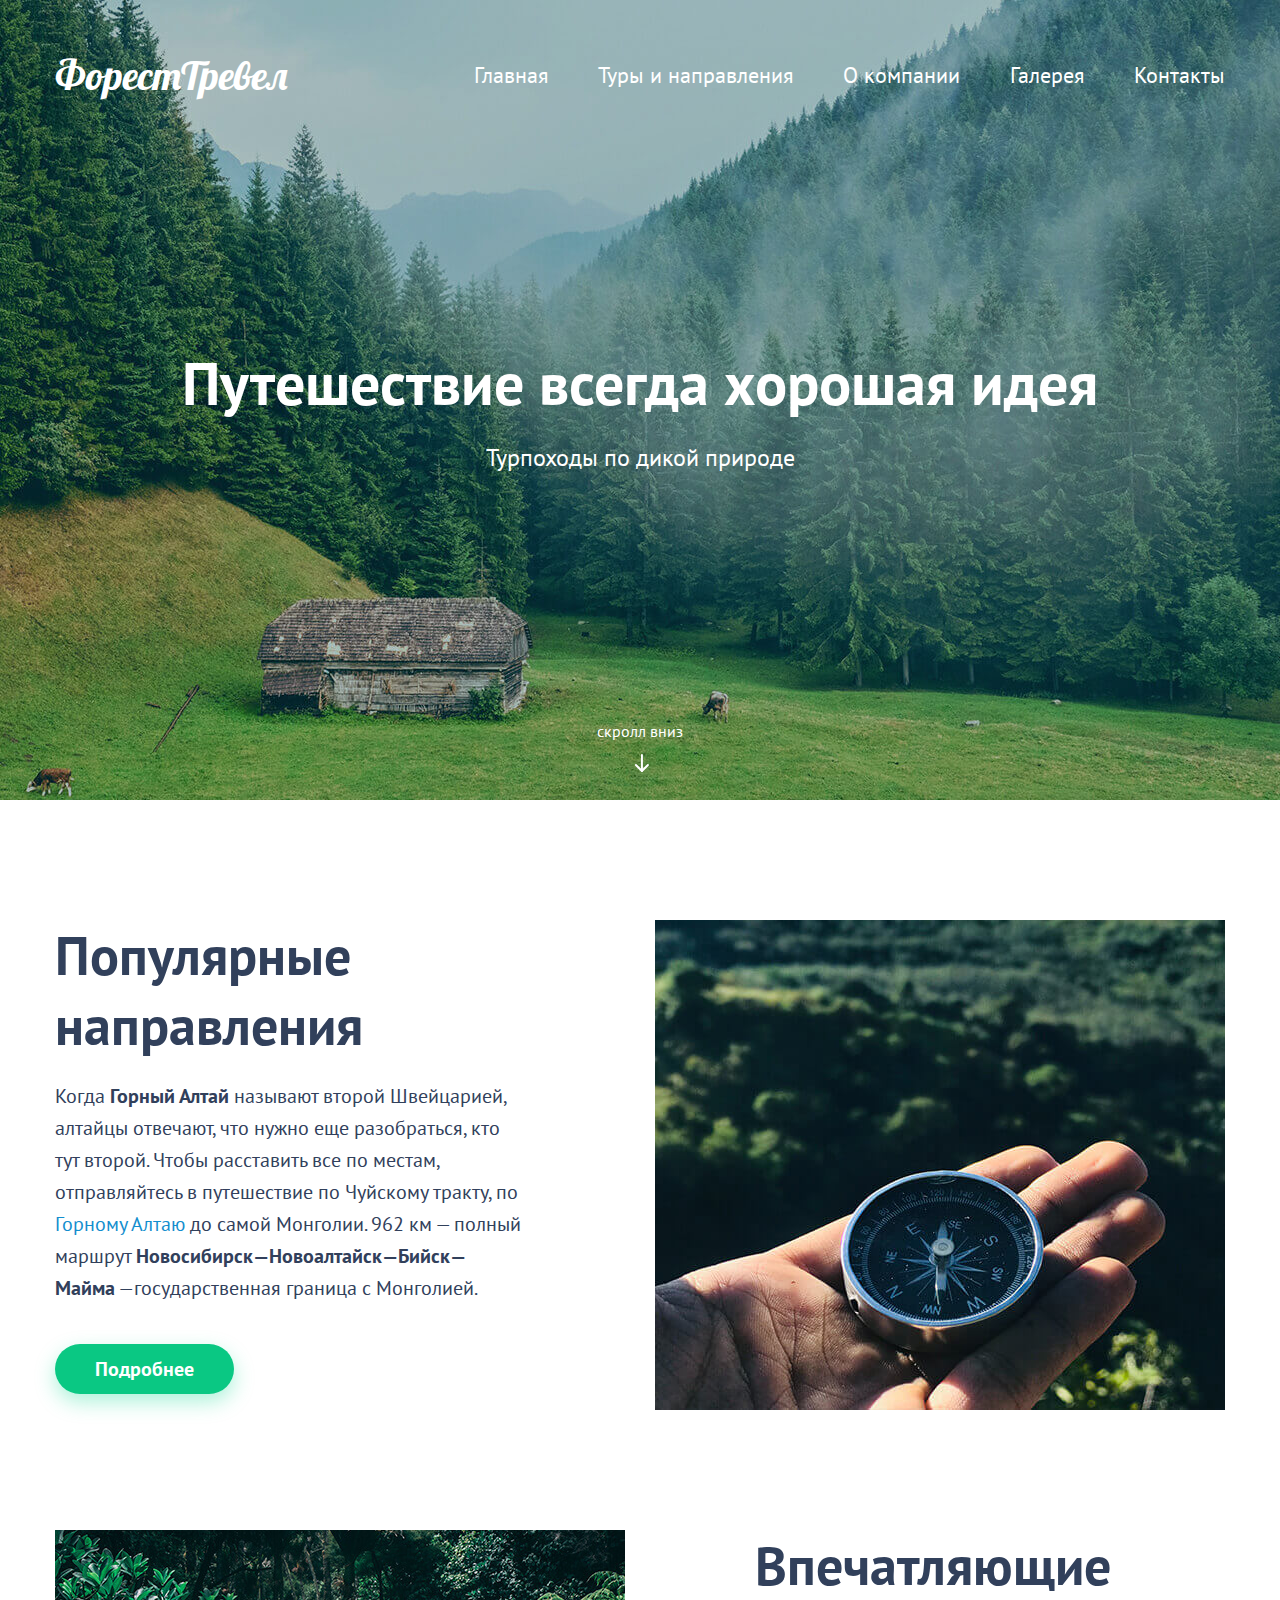
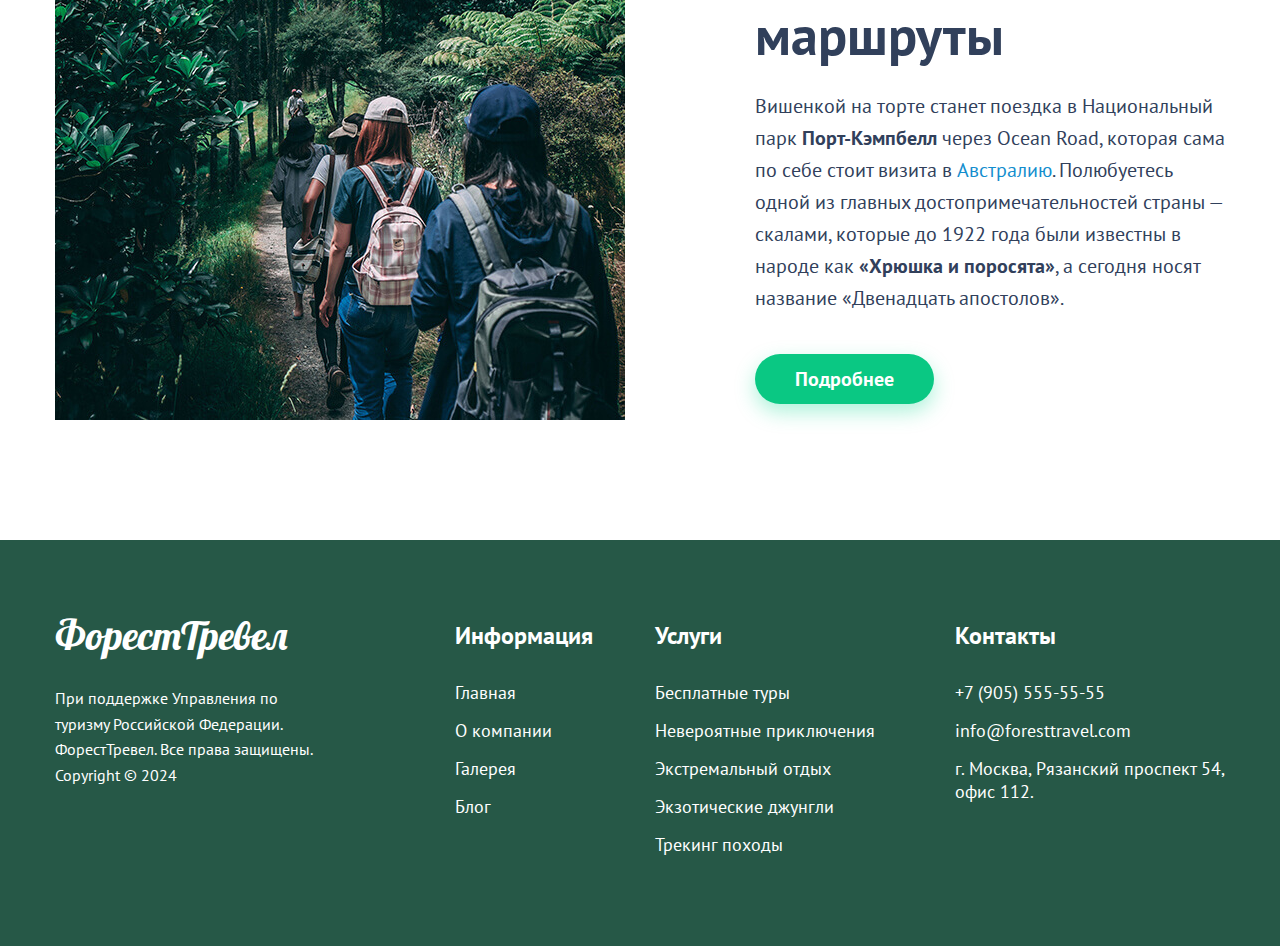
<file: index.html>
<!DOCTYPE html>
<html lang="ru">
  <head>
    <meta charset="UTF-8">
    <meta name="viewport" content="width=device-width, initial-scale=1.0">
    <title>Туристическое агенство Форест Тревел</title>
    <meta name="description" content="Турпоходы по дикой природе от туристического агенства Форест Тревел в Москве">
    <meta name="keywords" content="турпоходы, лес, природа, турагенства, Форест Тревел">

    <!-- style -->
    <link rel="stylesheet" href="./css/main.css">
    <link rel="preconnect" href="https://fonts.googleapis.com">
    <link rel="preconnect" href="https://fonts.gstatic.com" crossorigin>
    <link href="https://fonts.googleapis.com/css2?family=Lobster&family=PT+Sans:wght@400;700&display=swap" rel="stylesheet">
    <!--// style -->

    <!-- open graph -->
    <meta property="og:url" content= "http://b92582vu.beget.tech/forest-travel/index.html">
    <meta property="og:type" content="website">
    <meta property="og:title" content="Туристическое агенство Форест Тревел">
    <meta property="og:description" content="Турпоходы по дикой природе">
    <meta property="og:image" content="http://b92582vu.beget.tech/forest-travel/img/opengraph/opengraph-index.jpg">
    <!--// open graph -->

    <!-- favicons -->
    <link rel="apple-touch-icon" sizes="180x180" href="./img/favicons/apple-touch-icon.png">
    <link rel="icon" type="image/png" sizes="16x16" href="./img/favicons/favicon-16x16.png">
    <link rel="manifest" href="./img/favicons/site.webmanifest">
    <link rel="mask-icon" href="./img/favicons/safari-pinned-tab.svg" color="#07593b">
    <link rel="shortcut icon" href="./img/favicons/favicon.ico">
    <link rel="icon" type="image/png" sizes="32x32" href="./img/favicons/favicon-32x32.png">
    <meta name="msapplication-TileColor" content="#00aba9">
    <meta name="msapplication-config" content="./img/favicons/browserconfig.xml">
    <meta name="theme-color" content="#ffffff">
    <!--// favicons -->

</head>
  <body>
    <header class="header">
      <div class="header-top">
         <!-- logo -->
        <div class="logo">ФорестТревел</div>
         <!--// logo -->

         <!-- header nav -->
        <nav class="header-nav">
          <!-- header nav list -->
          <ul class="header-nav-list">
            <li class="header-nav-list-item">
              <a class="header-nav-link" href="#!">Главная</a>
            </li>
            <li class="header-nav-list-item">
              <a class="header-nav-link" href="./tours.html">Туры и направления</a>
            </li>
            <li class="header-nav-list-item">
              <a class="header-nav-link" href="./404.html">О компании</a>
            </li>
            <li class="header-nav-list-item">
              <a class="header-nav-link" href="./404.html">Галерея</a>
            </li>
            <li class="header-nav-list-item">
              <a class="header-nav-link" href="./contacts.html">Контакты</a>
            </li>
          </ul>
          <!-- header nav list -->

          <!-- mobile nav btn -->
          <button class="nav-icon">
            <span class="nav-icon__middle"></span>
          </button>
          <!--// mobile nav btn -->

        <!-- mobile nav -->
            <ul class="nav-mobile">
                <li><a href="#!">Главная</a></li>
                <li><a href="./tours.html">Туры и направления</a></li>
                <li><a href="./404.html">О компании</a></li>
                <li><a href="./404.html">Галерея</a></li>
                <li><a href="./contacts.html">Контакты</a></li>
            </ul>
        <!--// mobile nav -->
        </nav>
        <!--// header nav -->
      </div>

      <div class="header-content">
        <h1 class="header-title">Путешествие всегда хорошая идея</h1>
        <p>Турпоходы по дикой природе</p>
      </div>

      <a href="#scroll" class="header-scroll">cкролл вниз</a>
    </header>

    <main class="main" id="scroll">
      <div class="container">
        <!-- main-row -->
        <article class="main-row">
          <div class="main-content">
            <div class="main-content-header">
                <h2 class="main-header">Популярные направления</h2>
            </div>
            <div class="main-content-text">
              <p>
                Когда <span class="text-bold">Горный Алтай</span> называют второй Швейцарией,
                алтайцы отвечают, что нужно еще разобраться, кто тут второй.
                Чтобы расставить все по местам, отправляйтесь в путешествие по
                Чуйскому тракту, по <a href="#!" class="text-link">Горному Алтаю</a> до самой
                Монголии. 962 км — полный маршрут
                <span class="text-bold">Новосибирск—Новоалтайск—Бийск—Майма</span>
                —государственная граница с Монголией.
              </p>
            </div>
            <a href="#!" class="button">Подробнее</a>
          </div>
          <div class="main-img">
            <img src="./img/main-page/img-01.jpg" alt="Популярные направления">
          </div>
        </article>
        <!--// main-row -->
        <!-- main-row -->
        <article class="main-row">
          <div class="main-content">
            <div class="main-content-header">
                <h2 class="main-header">Впечатляющие маршруты</h2>
            </div>
            <div class="main-content-text">
              <p>
                Вишенкой на торте станет поездка в Национальный парк
                <span class="text-bold">Порт-Кэмпбелл</span> через Ocean Road, которая сама по
                себе стоит визита в <a href="#!" class="text-link">Австралию</a>. Полюбуетесь
                одной из главных достопримечательностей страны — скалами,
                которые до 1922 года были известны в народе как
                <span class="text-bold">«Хрюшка и поросята»</span>, а сегодня носят название
                «Двенадцать апостолов».
              </p>
            </div>
            <a href="#!" class="button">Подробнее</a>
          </div>
          <div class="main-img">
            <img src="./img/main-page/img-02.jpg" alt="Впечатляющие маршруты">
          </div>
        </article>
        <!--// main-row -->
      </div>
    </main>

    <!-- footer -->
    <footer class="footer">
      <div class="container">
        <div class="footer-row">
          <div class="footer-copyright">
            <div class="footer-logo">
              <div class="logo">ФорестТревел</div>
            </div>
            <p>
              При поддержке Управления по туризму Российской Федерации.
              ФорестТревел. Все права защищены. Copyright&#160;&#169;&#160;2024
            </p>
          </div>

          <div class="footer-widgets-wrapper">
            <div class="footer-widget footer-widget-info">
              <h3 class="footer-widget-title">Информация</h3>
              <ul class="footer-widget-list">
                <li><a href="#!">Главная</a></li>
                <li><a href="./404.html">О компании</a></li>
                <li><a href="./404.html">Галерея</a></li>
                <li><a href="./404.html">Блог</a></li>
              </ul>
            </div>

            <div class="footer-widget footer-widget-services">
              <h3 class="footer-widget-title">Услуги</h3>
              <ul class="footer-widget-list">
                <li><a href="./404.html">Бесплатные туры</a></li>
                <li><a href="./404.html">Невероятные приключения</a></li>
                <li><a href="./404.html">Экстремальный отдых</a></li>
                <li><a href="./404.html">Экзотические джунгли</a></li>
                <li><a href="./tracking.html">Трекинг походы</a></li>
              </ul>
            </div>

            <div class="footer-widget footer-widget-contacts">
              <h3 class="footer-widget-title">Контакты</h3>
              <ul class="footer-widget-list">
                <li><a href="tel:+79055555555">+7 (905) 555-55-55</a></li>
                <li><a href="mailto:info@foresttravel.com">info@foresttravel.com</a></li>
                <li>г. Москва, Рязанский проспект 54, офис 112.</li>
              </ul>
            </div>
          </div>
        </div>
      </div>
    </footer>
    <!--// footer -->

    <!-- script -->
    <script src="./js/main.js"></script>
    <!--// script -->
  </body>
</html>
</file>
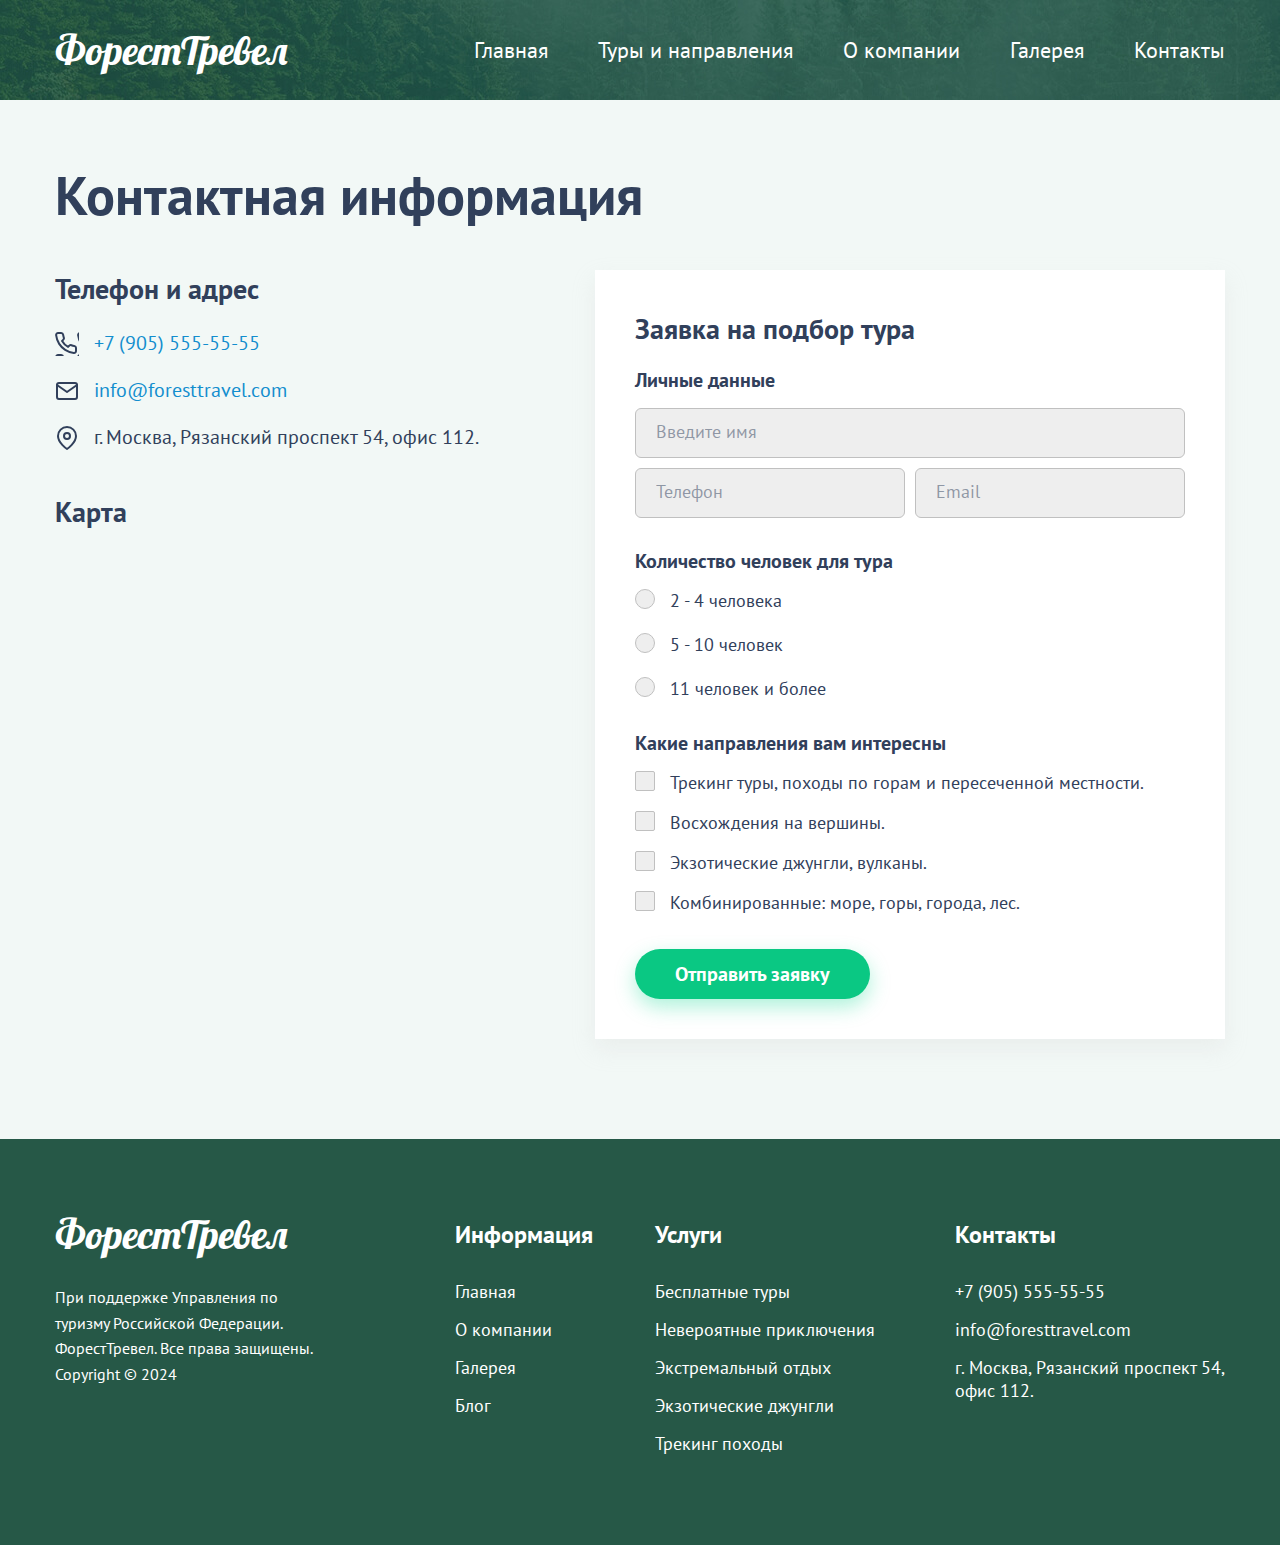
<file: contacts.html>
<!DOCTYPE html>
<html lang="ru">
  <head>
    <meta charset="UTF-8">
    <meta name="viewport" content="width=device-width, initial-scale=1.0">
    <title>Контакты - агенство Форест Тревел</title>
    <meta name="description" content="Турпоходы по дикой природе от туристического агенства Форест Тревел в Москве">
    <meta name="keywords" content="Москва, турагенства, Форест Тревел">

    <!-- style -->
    <link rel="stylesheet" href="./css/main.css">
    <link rel="preconnect" href="https://fonts.googleapis.com">
    <link rel="preconnect" href="https://fonts.gstatic.com" crossorigin>
    <link
      href="https://fonts.googleapis.com/css2?family=Lobster&family=PT+Sans:wght@400;700&display=swap"
      rel="stylesheet">
    <!--// style -->

    <!-- open graph -->
    <meta property="og:url" content= "http://b92582vu.beget.tech/forest-travel/contacts.html">
    <meta property="og:type" content="website">
    <meta property="og:title" content="Контакты - агенство Форест Тревел">
    <meta property="og:description" content="Турпоходы по дикой природе">
    <meta property="og:image" content="http://b92582vu.beget.tech/forest-travel/img/opengraph/opengraph-directions.jpg">
    <!--// open graph -->

    <!-- favicons -->
    <link rel="apple-touch-icon" sizes="180x180" href="./img/favicons/apple-touch-icon.png">
    <link rel="icon" type="image/png" sizes="16x16" href="./img/favicons/favicon-16x16.png">
    <link rel="manifest" href="./img/favicons/site.webmanifest">
    <link rel="mask-icon" href="./img/favicons/safari-pinned-tab.svg" color="#07593b">
    <link rel="shortcut icon" href="./img/favicons/favicon.ico">
    <meta name="msapplication-TileColor" content="#00aba9">
    <meta name="msapplication-config" content="./img/favicons/browserconfig.xml">
    <meta name="theme-color" content="#ffffff">
    <link rel="icon" type="image/png" sizes="32x32" href="./img/favicons/favicon-32x32.png">
    <!--// favicons -->
  </head>
  <body>
    <!-- header inner -->
    <header class="header-inner">
      <div class="header-top">
        <!-- logo -->
        <div class="logo">ФорестТревел</div>
        <!--// logo -->

        <!-- header nav -->
        <nav class="header-nav">
          <!-- header nav list -->
          <ul class="header-nav-list">
            <li class="header-nav-list-item">
              <a class="header-nav-link" href="./index.html">Главная</a>
            </li>
            <li class="header-nav-list-item">
              <a class="header-nav-link" href="./tours.html">Туры и направления</a>
            </li>
            <li class="header-nav-list-item">
              <a class="header-nav-link" href="./404.html">О компании</a>
            </li>
            <li class="header-nav-list-item">
              <a class="header-nav-link" href="./404.html">Галерея</a>
            </li>
            <li class="header-nav-list-item">
              <a class="header-nav-link" href="#!">Контакты</a>
            </li>
          </ul>
          <!-- header nav list -->

          <!-- mobile nav btn -->
          <button class="nav-icon">
            <span class="nav-icon__middle"></span>
          </button>
          <!--// mobile nav btn -->

          <!-- mobile nav -->
          <ul class="nav-mobile">
            <li><a href="./index.html">Главная</a></li>
            <li><a href="./tours.html">Туры и направления</a></li>
            <li><a href="./404.html">О компании</a></li>
            <li><a href="./404.html">Галерея</a></li>
            <li><a href="#!">Контакты</a></li>
        </ul>
        <!--// mobile nav -->
        </nav>
        <!--// header nav -->
      </div>
    </header>
    <!--// header inner -->

    <!-- inner page -->
    <main class="inner-page">
        <div class="container">
            <div class="contacts-header">
                <h1 class="main-header">Контактная информация</h1>
            </div>
            <div class="contact-row">
                <!-- contact-info -->
                <div class="contact-info">

                    <div class="contact-block">
                        <h3 class="contact-block-title">
                            Телефон и адрес
                        </h3>

                        <div class="contact-block-body">
                            <ul class="contact-list">
                                <li class="contact-list-icon phone"><a href="tel:+79055555555">+7 (905) 555-55-55</a></li>
                                <li class="contact-list-icon mail"><a href="mailto:info@foresttravel.com">info@foresttravel.com</a></li>
                                <li class="contact-list-icon adress">г. Москва, Рязанский проспект 54, офис 112.</li>
                            </ul>
                        </div>
                        
                    </div>

                    <div class="contact-block">
                        <h3 class="contact-block-title">
                            Карта
                        </h3>

                        <div class="contact-block-body">
                            <div class="contact-map">
                                <iframe src="https://yandex.ru/map-widget/v1/?um=constructor%3Ab1e22ab64af88de67dfc0d13e708c502da722038722c8bea80c09968a942443b&amp;source=constructor"></iframe>
                            </div>
                        </div>
                        
                    </div>
                    
                </div>
                  <!--// contact-info -->

                  <!-- contact-form -->
                <form class="form">
                    <h3 class="form-title">Заявка на подбор тура</h3>
                    <!-- form-group -->
                    <fieldset class="form-group">
                        <legend class="form-group-title">Личные данные</legend>

                        <div class="form-input-wrapper">
                        <input class="input" type="text" placeholder="Введите имя">
                        </div>
                        <div class="form-group-row">
                            <input id="phone" class="input" type="tel" placeholder="Телефон" required>
                            <input class="input" type="email" placeholder="Email" required>
                        </div>
                    
                    </fieldset>
                    <!--// form-group -->

                    <!-- form-group -->
                    <fieldset class="form-group">
                        <legend class="form-group-title">Количество человек для тура</legend>

                        <label class="radio-row">
                            <input name="number-of-people" class="real-radio" type="radio">
                            <span class="custom-radio"></span>
                            <span>2 - 4 человека</span>
                        </label>

                        <label class="radio-row">
                            <input name="number-of-people" class="real-radio" type="radio">
                            <span class="custom-radio"></span>
                            <span>5 - 10 человек</span>
                        </label>

                        <label class="radio-row">
                            <input name="number-of-people" class="real-radio" type="radio">
                            <span class="custom-radio"></span>
                            <span>11 человек и более</span>
                        </label>
                        
                    </fieldset>
                    <!--// form-group -->

                    <!-- form-group -->
                    <fieldset class="form-group">
                        <legend class="form-group-title">Какие направления вам интересны</legend>
                        <label class="checkbox-row">
                            <input name="directions-are-interested" class="real-checkbox" type="checkbox">
                            <span class="custom-checkbox"></span>
                            <span>Трекинг туры, походы по горам и пересеченной местности.</span>
                        </label>

                        <label class="checkbox-row">
                            <input name="directions-are-interested" class="real-checkbox" type="checkbox">
                            <span class="custom-checkbox"></span>
                            <span>Восхождения на вершины.</span>
                        </label>

                        <label class="checkbox-row">
                            <input name="directions-are-interested" class="real-checkbox" type="checkbox">
                            <span class="custom-checkbox"></span>
                            <span>Экзотические джунгли, вулканы.</span>
                        </label>

                        <label class="checkbox-row">
                            <input name="directions-are-interested" class="real-checkbox" type="checkbox">
                            <span class="custom-checkbox"></span>
                            <span>Комбинированные: море, горы, города, лес.</span>
                        </label>
                    </fieldset>
                    <!--// form-group -->
                  <input class="button" type="submit" value="Отправить заявку">
                </form>
                <!--// contact-form -->
            </div>
        </div>

    </main>
     <!--// inner page -->

    <!-- footer -->
    <footer class="footer">
      <div class="container">
        <div class="footer-row">
          <div class="footer-copyright">
            <div class="footer-logo">
              <div class="logo">ФорестТревел</div>
            </div>
            <p>
                При поддержке Управления по туризму Российской Федерации.
                ФорестТревел. Все права защищены. Copyright&#160;&#169;&#160;2024
            </p>
          </div>

          <div class="footer-widgets-wrapper">
            <div class="footer-widget footer-widget-info">
              <h3 class="footer-widget-title">Информация</h3>
              <ul class="footer-widget-list">
                <li><a href="./index.html">Главная</a></li>
                <li><a href="./404.html">О компании</a></li>
                <li><a href="./404.html">Галерея</a></li>
                <li><a href="./404.html">Блог</a></li>
              </ul>
            </div>

            <div class="footer-widget footer-widget-services">
              <h3 class="footer-widget-title">Услуги</h3>
              <ul class="footer-widget-list">
                <li><a href="./404.html">Бесплатные туры</a></li>
                <li><a href="./404.html">Невероятные приключения</a></li>
                <li><a href="./404.html">Экстремальный отдых</a></li>
                <li><a href="./404.html">Экзотические джунгли</a></li>
                <li><a href="./tracking.html">Трекинг походы</a></li>
              </ul>
            </div>

            <div class="footer-widget footer-widget-contacts">
              <h3 class="footer-widget-title">Контакты</h3>
              <ul class="footer-widget-list">
                <li><a href="tel:+79055555555">+7 (905) 555-55-55</a></li>
                <li>
                  <a href="mailto:info@foresttravel.com">info@foresttravel.com</a>
                </li>
                <li>г. Москва, Рязанский проспект 54, офис 112.</li>
              </ul>
            </div>
          </div>
        </div>
      </div>
    </footer>
    <!--// footer -->

    <!-- libs -->

    <!-- Inputmask-5.x -->
    <script src="./js/inputmask.min.js"></script>
    <!--// libs -->
    
    <!-- script -->
    <script src="./js/main.js"></script>
    <!--// script -->
  </body>
</html>
</file>
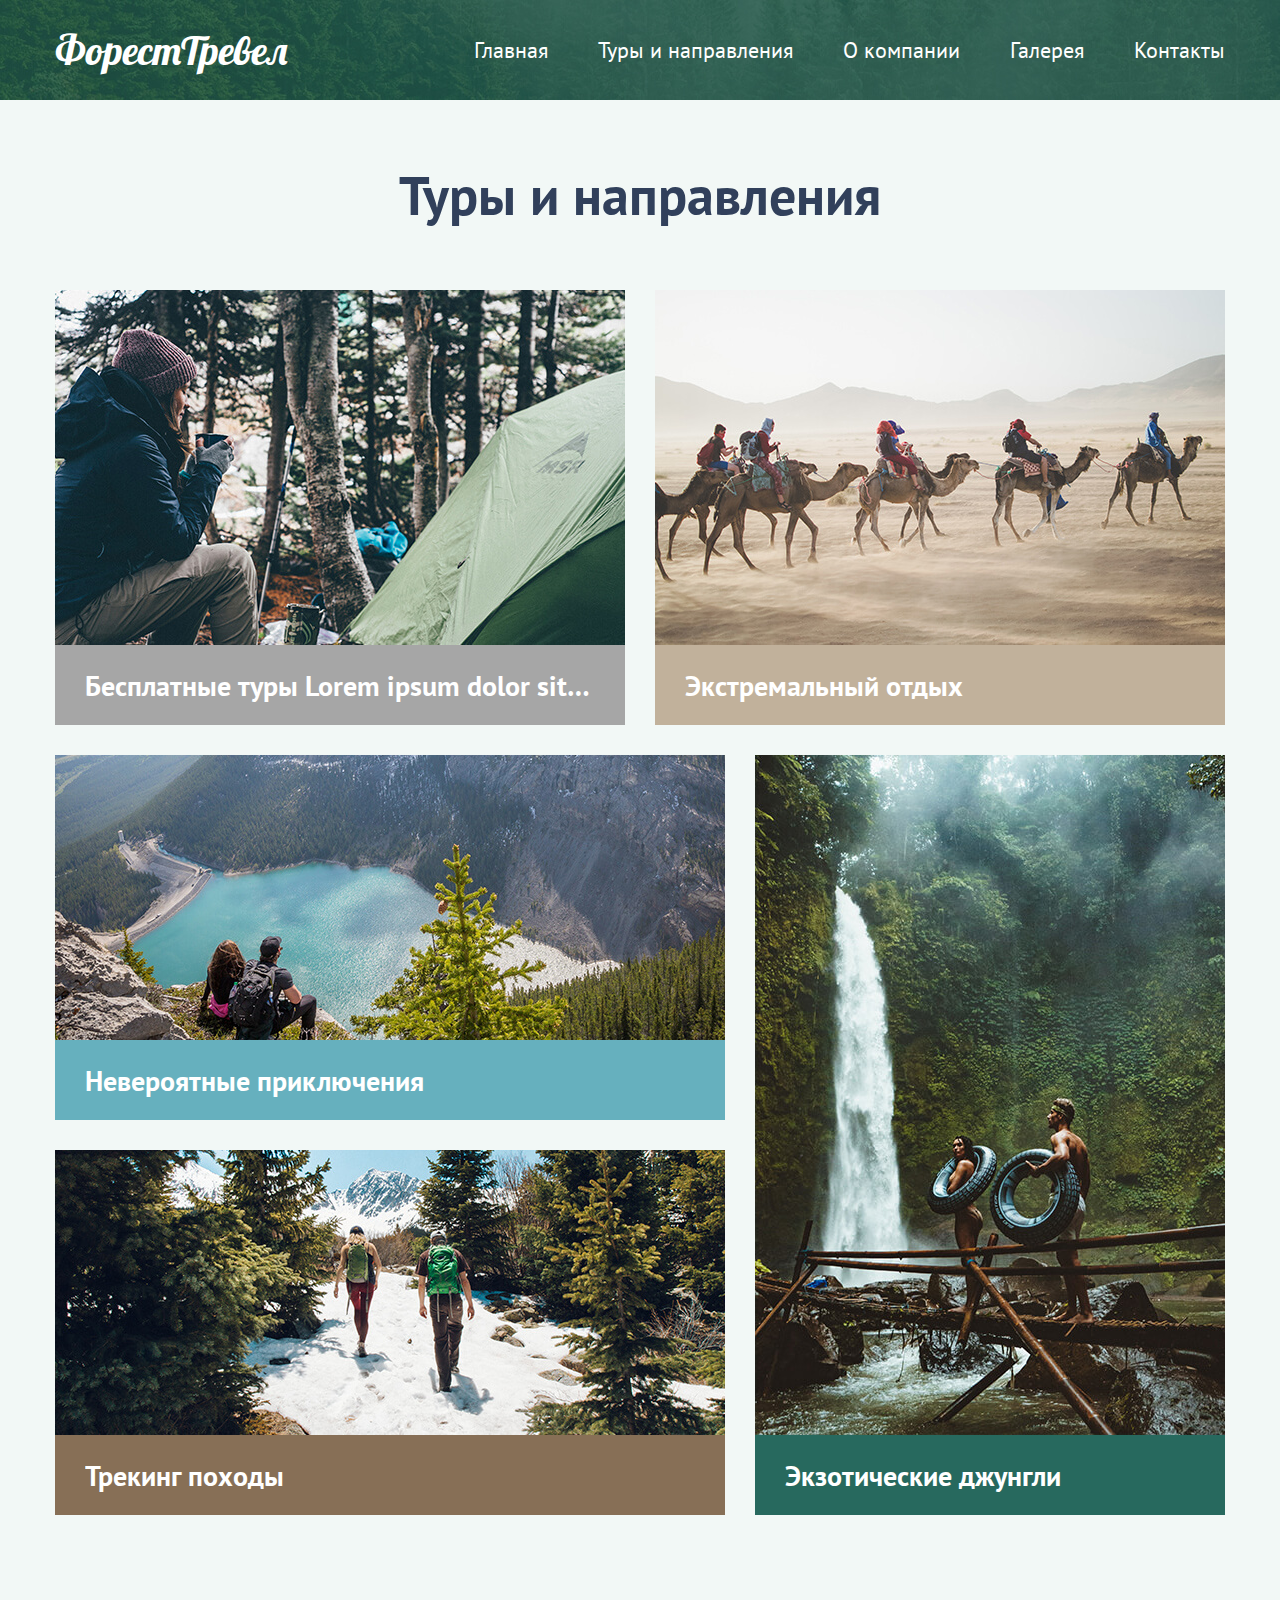
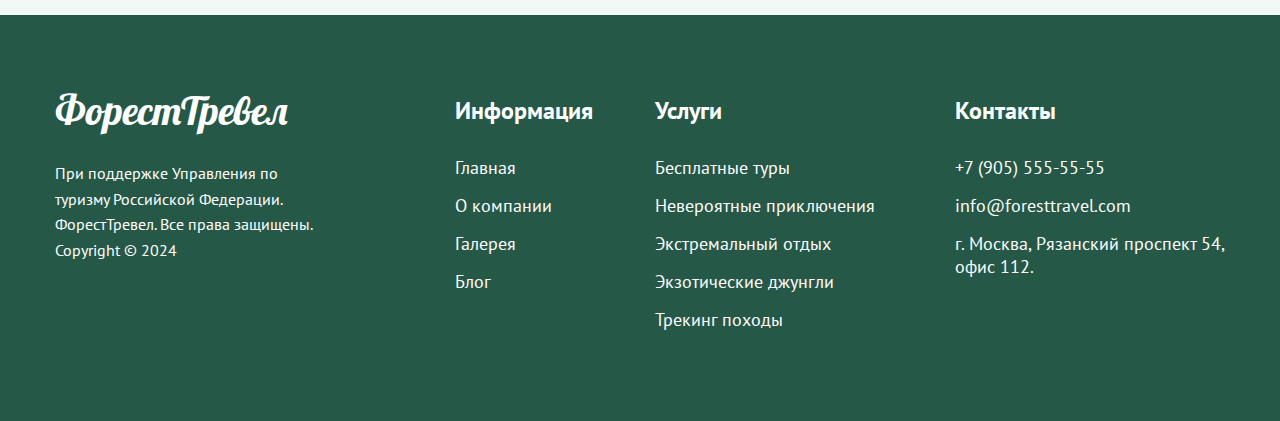
<file: tours.html>
<!DOCTYPE html>
<html lang="ru">
  <head>
    <meta charset="UTF-8">
    <meta name="viewport" content="width=device-width, initial-scale=1.0">
    <title>Туры и направления - агенство Форест Тревел</title>
    <meta name="description" content="Турпоходы по дикой природе от туристического агенства Форест Тревел в Москве">
    <meta name="keywords" content="бесплатные туры, экстрим, трекинг, джунгли, Форест Тревел">
    
    <!-- style -->
    <link rel="stylesheet" href="./css/main.css">
    <link rel="preconnect" href="https://fonts.googleapis.com">
    <link rel="preconnect" href="https://fonts.gstatic.com" crossorigin>
    <link href="https://fonts.googleapis.com/css2?family=Lobster&family=PT+Sans:wght@400;700&display=swap" rel="stylesheet">
    <!--// style -->

    <!-- open graph -->
    <meta property="og:url" content= "http://b92582vu.beget.tech/forest-travel/tours.html">
    <meta property="og:type" content="website">
    <meta property="og:title" content="Туры и направления - агенство Форест Тревел">
    <meta property="og:description" content="Турпоходы по дикой природе">
    <meta property="og:image" content="http://b92582vu.beget.tech/forest-travel/img/opengraph/opengraph-directions.jpg">
    <!--// open graph  -->

    <!-- favicons --> 
    <link rel="apple-touch-icon" sizes="180x180" href="./img/favicons/apple-touch-icon.png">
    <link rel="icon" type="image/png" sizes="16x16" href="./img/favicons/favicon-16x16.png">
    <link rel="manifest" href="./img/favicons/site.webmanifest">
    <link rel="mask-icon" href="./img/favicons/safari-pinned-tab.svg" color="#07593b">
    <link rel="shortcut icon" href="./img/favicons/favicon.ico">
    <meta name="msapplication-TileColor" content="#00aba9">
    <meta name="msapplication-config" content="./img/favicons/browserconfig.xml">
    <meta name="theme-color" content="#ffffff">
    <link rel="icon" type="image/png" sizes="32x32" href="./img/favicons/favicon-32x32.png">
    <!-- // favicons -->

  </head>
  <body>

    <!-- header inner -->
    <header class="header-inner">
      <div class="header-top">
         <!-- logo -->
        <div class="logo">ФорестТревел</div>
         <!--// logo -->

         <!-- header nav -->
        <nav class="header-nav">
          <!-- header nav list -->
          <ul class="header-nav-list">
            <li class="header-nav-list-item">
              <a class="header-nav-link" href="./index.html">Главная</a>
            </li>
            <li class="header-nav-list-item">
              <a class="header-nav-link" href="#!">Туры и направления</a>
            </li>
            <li class="header-nav-list-item">
              <a class="header-nav-link" href="./404.html">О компании</a>
            </li>
            <li class="header-nav-list-item">
              <a class="header-nav-link" href="./404.html">Галерея</a>
            </li>
            <li class="header-nav-list-item">
              <a class="header-nav-link" href="./contacts.html">Контакты</a>
            </li>
          </ul>
          <!--// header nav list -->

          <!-- mobile nav btn -->
          <button class="nav-icon">
            <span class="nav-icon__middle"></span>
          </button>
          <!--// mobile nav btn -->

          <!-- mobile nav -->
          <ul class="nav-mobile">
            <li><a href="./index.html">Главная</a></li>
            <li><a href="#!">Туры и направления</a></li>
            <li><a href="./404.html">О компании</a></li>
            <li><a href="./404.html">Галерея</a></li>
            <li><a href="./contacts.html">Контакты</a></li>
          </ul>
          <!--// mobile nav -->
        </nav>
        <!--// header nav -->
      </div>
    </header>
    <!--// header inner -->
    
    <!-- inner page -->
    <main class="inner-page">
      <div class="container">
        <div class="inner-page-header">
          <h1 class="main-header">Туры и направления</h1>
        </div>

        <!-- cards wrapper -->
        <div class="cards-wrapper">
          <!-- row -->
          <div class="cards-row">
            <a class="standart-card" href="#!">
                <picture>
                    <source srcset="./img/cards/card-xs-01.jpg" media="(max-width: 599px)">
                    <source srcset="./img/cards/card-mobile-01.jpg" media="(max-width: 899px)">
                    <source srcset="./img/cards/card-tablet-01.jpg" media="(max-width: 1199px)">
                    <img src="./img/cards/card-01.jpg" alt="Бесплатные туры">
                </picture>
              <div class="card-title-wrapper">
                <h2 class="card-title">
                  Бесплатные туры Lorem ipsum dolor sit amet consectetur
                  adipisicing elit. Accusantium, cupiditate sequi laboriosam eum
                  tenetur in? Amet, autem quos repudiandae minima quibusdam
                  praesentium nobis velit, ex asperiores est debitis molestiae.
                  Delectus!
                </h2>
              </div>
            </a>

            <a class="standart-card" href="#!">
              <picture>
                <source srcset="./img/cards/card-xs-02.jpg" media="(max-width: 599px)">
                <source srcset="./img/cards/card-mobile-02.jpg" media="(max-width: 899px)">
                <source srcset="./img/cards/card-tablet-02.jpg" media="(max-width: 1199px)">
                <img src="./img/cards/card-02.jpg" alt="Невероятные приключения">
            </picture>
              <div class="card-title-wrapper extreme-color">
                <h2 class="card-title">Экстремальный отдых   </h2>
              </div>
            </a>
          </div>
          <!-- // row -->
          <!-- row -->
          <div class="cards-row">
            <div class="cards-column">
              <a class="wide-card" href="#!">
                <picture>
                    <source srcset="./img/cards/card-xs-03.jpg" media="(max-width: 599px)">
                    <source srcset="./img/cards/card-mobile-03.jpg" media="(max-width: 899px)">
                    <source srcset="./img/cards/card-tablet-03.jpg" media="(max-width: 1199px)">
                    <img src="./img/cards/card-03.jpg" alt="Трекинг походы">
                </picture>
                <div class="card-title-wrapper adventures-color">
                  <h2 class="card-title">Невероятные приключения</h2>
                </div>
              </a>

              <a class="wide-card" href="./tracking.html">
                <picture>
                    <source srcset="./img/cards/card-xs-04.jpg" media="(max-width: 599px)">
                    <source srcset="./img/cards/card-mobile-04.jpg" media="(max-width: 899px)">
                    <source srcset="./img/cards/card-tablet-04.jpg" media="(max-width: 1199px)">
                    <img src="./img/cards/card-04.jpg" alt="Экстремальный отдых">
                </picture>
                <div class="card-title-wrapper hiking-color">
                  <h2 class="card-title">Трекинг походы</h2>
                </div>
              </a>
            </div>

            <div class="cards-column">
              <a class="high-card" href="#!">
                <picture>
                    <source srcset="./img/cards/card-xs-05.jpg" media="(max-width: 599px)">
                    <source srcset="./img/cards/card-mobile-05.jpg" media="(max-width: 899px)"> 
                    <source srcset="./img/cards/card-tablet-05.jpg" media="(max-width: 1199px)">
                    <img src="./img/cards/card-05.jpg" alt="Экзотические джунгли">
                </picture>
                <div class="card-title-wrapper exotic-color">
                  <h2 class="card-title">Экзотические джунгли</h2>
                </div>
              </a>
            </div>
          </div>
          <!-- // row -->
        </div>
        <!-- // card-wrapper -->
      </div>
    </main>
    <!--// inner page -->

    <!-- footer -->
    <footer class="footer">
      <div class="container">
        <div class="footer-row">
          <div class="footer-copyright">
            <div class="footer-logo">
              <div class="logo">ФорестТревел</div>
            </div>
            <p>
                При поддержке Управления по туризму Российской Федерации.
                ФорестТревел. Все права защищены. Copyright&#160;&#169;&#160;2024
            </p>
          </div>

          <div class="footer-widgets-wrapper">
            <div class="footer-widget footer-widget-info">
              <h3 class="footer-widget-title">Информация</h3>
              <ul class="footer-widget-list">
                <li><a href="./index.html">Главная</a></li>
                <li><a href="./404.html">О компании</a></li>
                <li><a href="./404.html">Галерея</a></li>
                <li><a href="./404.html">Блог</a></li>
              </ul>
            </div>

            <div class="footer-widget footer-widget-services">
              <h3 class="footer-widget-title">Услуги</h3>
              <ul class="footer-widget-list">
                <li><a href="./404.html">Бесплатные туры</a></li>
                <li><a href="./404.html">Невероятные приключения</a></li>
                <li><a href="./404.html">Экстремальный отдых</a></li>
                <li><a href="./404.html">Экзотические джунгли</a></li>
                <li><a href="./tracking.html">Трекинг походы</a></li>
              </ul>
            </div>

            <div class="footer-widget footer-widget-contacts">
              <h3 class="footer-widget-title">Контакты</h3>
              <ul class="footer-widget-list">
                <li><a href="tel:+79055555555">+7 (905) 555-55-55</a></li>
                <li>
                  <a href="mailto:info@foresttravel.com"
                    >info@foresttravel.com</a
                  >
                </li>
                <li>г. Москва, Рязанский проспект 54, офис 112.</li>
              </ul>
            </div>
          </div>
        </div>
      </div>
    </footer>
    <!--// footer -->

    <!-- script -->
    <script src="./js/main.js"></script>
    <!--// script -->
  </body>
</html>
</file>
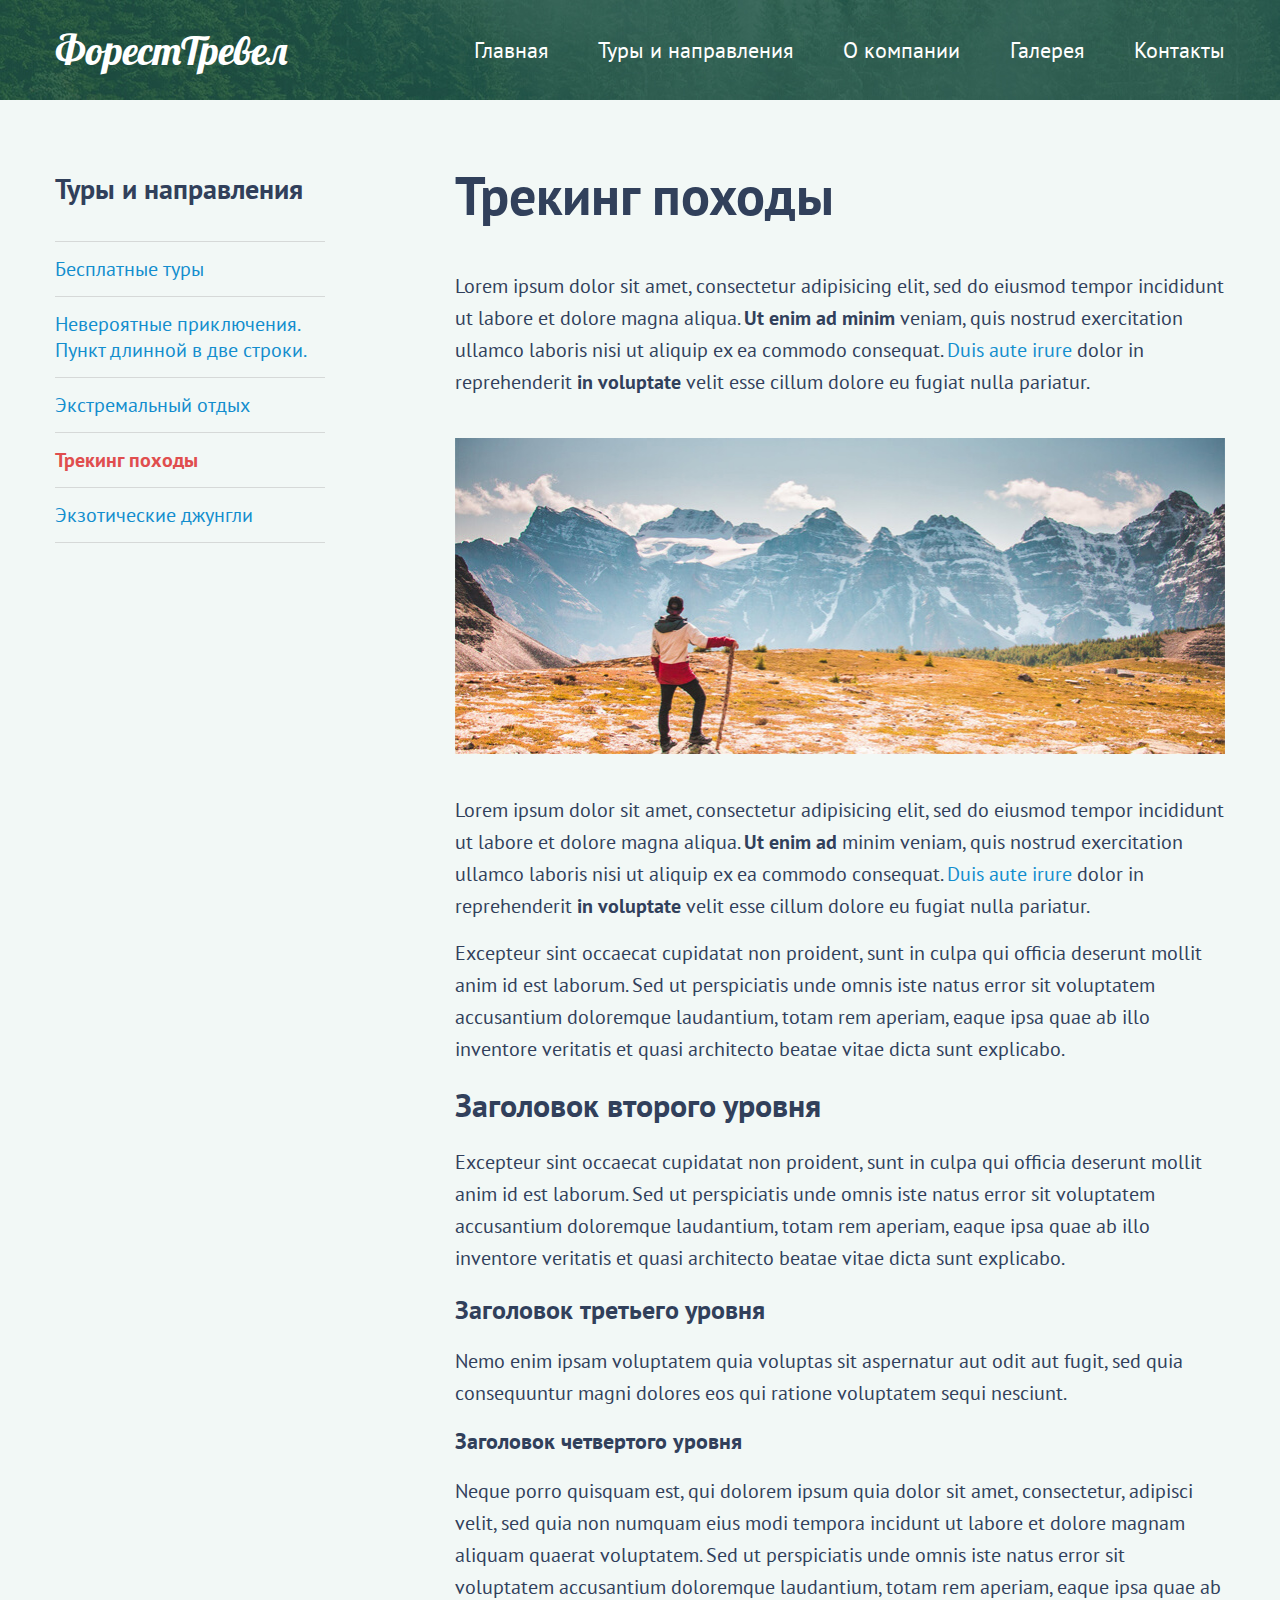
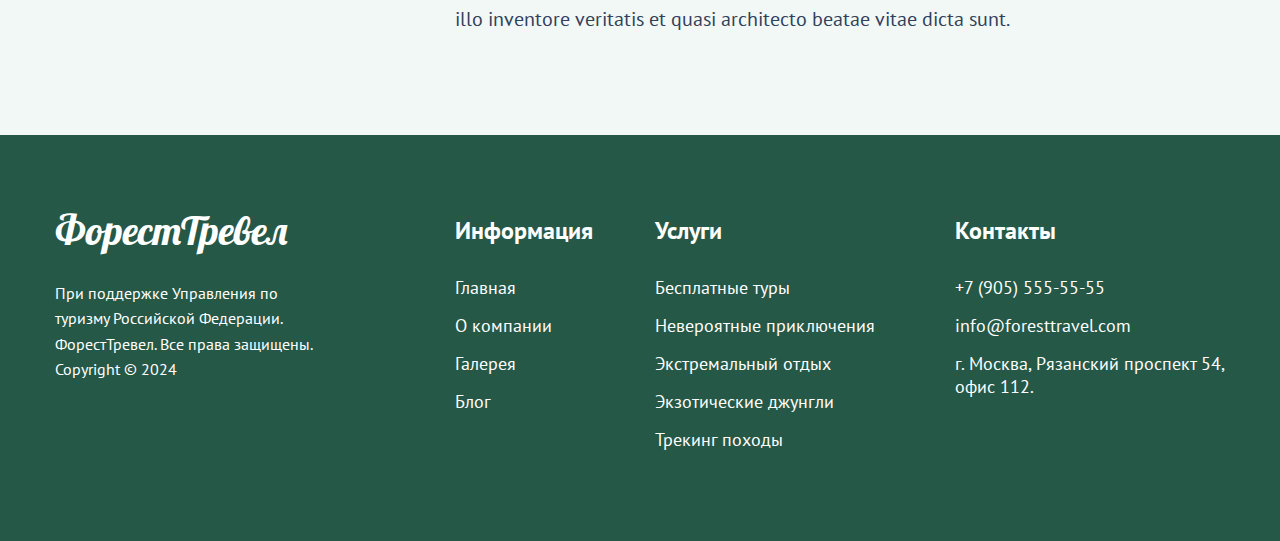
<file: tracking.html>
<!DOCTYPE html>
<html lang="zxx">
  <head>
    <meta charset="UTF-8">
    <meta name="viewport" content="width=device-width, initial-scale=1.0">
    <title>Трекинг походы - агенство Форест Тревел</title>
    <meta name="description" content="Турпоходы по дикой природе от туристического агенства Форест Тревел в Москве">
    <meta name="keywords" content="трекинг, походы, Форест Тревел">

    <!-- style -->
    <link rel="stylesheet" href="./css/main.css">
    <link rel="preconnect" href="https://fonts.googleapis.com">
    <link rel="preconnect" href="https://fonts.gstatic.com" crossorigin>
    <link
      href="https://fonts.googleapis.com/css2?family=Lobster&family=PT+Sans:wght@400;700&display=swap"
      rel="stylesheet">
    <!--// style -->

    <!-- open graph -->
    <meta property="og:url" content= "http://b92582vu.beget.tech/forest-travel/tracking.html">
    <meta property="og:type" content="website">
    <meta property="og:title" content="Трекинг походы - агенство Форест Тревел">
    <meta property="og:description" content="Турпоходы по дикой природе">
    <meta property="og:image" content="http://b92582vu.beget.tech/forest-travel/img/opengraph/opengraph-tracking.jpg">
    <!--// open graph -->

    <!-- favicons -->
    <link rel="apple-touch-icon" sizes="180x180" href="./img/favicons/apple-touch-icon.png">
    <link rel="icon" type="image/png" sizes="16x16" href="./img/favicons/favicon-16x16.png">
    <link rel="manifest" href="./img/favicons/site.webmanifest">
    <link rel="mask-icon" href="./img/favicons/safari-pinned-tab.svg" color="#07593b">
    <link rel="shortcut icon" href="./img/favicons/favicon.ico">
    <meta name="msapplication-TileColor" content="#00aba9">
    <meta name="msapplication-config" content="./img/favicons/browserconfig.xml">
    <meta name="theme-color" content="#ffffff">
    <link rel="icon" type="image/png" sizes="32x32" href="./img/favicons/favicon-32x32.png">
    <!--// favicons -->
  </head>
  <body>

    <!-- header inner -->
    <header class="header-inner">
      <div class="header-top">
        <!-- logo -->
        <div class="logo">ФорестТревел</div>
        <!--// logo -->

        <!-- header nav -->
        <nav class="header-nav">
          <!-- header nav list -->
          <ul class="header-nav-list">
            <li class="header-nav-list-item">
              <a class="header-nav-link" href="./index.html">Главная</a>
            </li>
            <li class="header-nav-list-item">
              <a class="header-nav-link" href="./tours.html">Туры и направления</a>
            </li>
            <li class="header-nav-list-item">
              <a class="header-nav-link" href="./404.html">О компании</a>
            </li>
            <li class="header-nav-list-item">
              <a class="header-nav-link" href="./404.html">Галерея</a>
            </li>
            <li class="header-nav-list-item">
              <a class="header-nav-link" href="./contacts.html">Контакты</a>
            </li>
          </ul>
          <!--// header nav list -->

          <!-- mobile nav btn -->
          <button class="nav-icon">
            <span class="nav-icon__middle"></span>
          </button>
          <!--// mobile nav btn -->

          <!-- mobile nav -->
          <ul class="nav-mobile">
            <li><a href="./index.html">Главная</a></li>
            <li><a href="./tours.html">Туры и направления</a></li>
            <li><a href="./404.html">О компании</a></li>
            <li><a href="./404.html">Галерея</a></li>
            <li><a href="./contacts.html">Контакты</a></li>
            </ul>
           <!--// mobile nav -->
        </nav>
        <!--// header nav -->
      </div>
    </header>
    <!--// header inner -->

    <!-- inner page -->
    <main class="inner-page">
        <div class="container">

            <div class="row-article-page">
                <nav class="article-page-nav">
                    <h3 class="article-page-nav-title">Туры и направления</h3>
                    <ul class="article-page-nav-list">
                        <li><a href="#!">Бесплатные туры</a></li>
                        <li><a href="#!">Невероятные приключения.<br>Пункт длинной в две строки.</a></li>
                        <li><a href="#!">Экстремальный отдых</a></li>
                        <li><a href="#!" class="active">Трекинг походы</a></li>
                        <li><a href="#!">Экзотические джунгли</a></li>
                    </ul>
                </nav>

                <article class="article-page-article">
                    <h1>Трекинг походы</h1>
                    <p>Lorem ipsum dolor sit amet, consectetur adipisicing elit, sed do eiusmod tempor incididunt ut labore et dolore magna aliqua. <span class="text-bold">Ut enim ad minim</span> veniam, quis nostrud exercitation ullamco laboris nisi ut aliquip ex ea commodo consequat. <a href="#!" class="text-link">Duis aute irure</a> dolor in reprehenderit <span class="text-bold">in voluptate</span> velit esse cillum dolore eu fugiat nulla pariatur.</p>
                    <img src="./img/articles/tracking-img.jpg" alt="Трекинг походы">
                    <p>Lorem ipsum dolor sit amet, consectetur adipisicing elit, sed do eiusmod tempor incididunt ut labore et dolore magna aliqua. <span class="text-bold">Ut enim ad</span> minim veniam, quis nostrud exercitation ullamco laboris nisi ut aliquip ex ea commodo consequat. <a href="#!" class="text-link">Duis aute irure</a> dolor in reprehenderit <span class="text-bold">in voluptate</span> velit esse cillum dolore eu fugiat nulla pariatur.</p>
                    <p>Excepteur sint occaecat cupidatat non proident, sunt in culpa qui officia deserunt mollit anim id est laborum. Sed ut perspiciatis unde omnis iste natus error sit voluptatem accusantium doloremque laudantium, totam rem aperiam, eaque ipsa quae ab illo inventore veritatis et quasi architecto beatae vitae dicta sunt explicabo.</p>
                    <h2>Заголовок второго уровня</h2>
                    <p>Excepteur sint occaecat cupidatat non proident, sunt in culpa qui officia deserunt mollit anim id est laborum. Sed ut perspiciatis unde omnis iste natus error sit voluptatem accusantium doloremque laudantium, totam rem aperiam, eaque ipsa quae ab illo inventore veritatis et quasi architecto beatae vitae dicta sunt explicabo.</p>
                    <h3>Заголовок третьего уровня</h3>
                    <p>Nemo enim ipsam voluptatem quia voluptas sit aspernatur aut odit aut fugit, sed quia consequuntur magni dolores eos qui ratione voluptatem sequi nesciunt. </p>
                    <h4>Заголовок четвертого уровня</h4>
                    <p>Neque porro quisquam est, qui dolorem ipsum quia dolor sit amet, consectetur, adipisci velit, sed quia non numquam eius modi tempora incidunt ut labore et dolore magnam aliquam quaerat voluptatem. Sed ut perspiciatis unde omnis iste natus error sit voluptatem accusantium doloremque laudantium, totam rem aperiam, eaque ipsa quae ab illo inventore veritatis et quasi architecto beatae vitae dicta sunt.</p>
                </article>
            </div>

        </div>

    </main>
    <!--// inner page -->
    
    <!-- footer -->
    <footer class="footer">
      <div class="container">

        <!--  row -->
        <div class="footer-row">

          <div class="footer-copyright">
            <div class="footer-logo">
              <div class="logo">ФорестТревел</div>
            </div>
            <p>
                При поддержке Управления по туризму Российской Федерации.
                ФорестТревел. Все права защищены. Copyright&#160;&#169;&#160;2024
            </p>
          </div>

          <div class="footer-widgets-wrapper">
            <div class="footer-widget footer-widget-info">
              <h3 class="footer-widget-title">Информация</h3>
              <ul class="footer-widget-list">
                <li><a href="./index.html">Главная</a></li>
                <li><a href="./404.html">О компании</a></li>
                <li><a href="./404.html">Галерея</a></li>
                <li><a href="./404.html">Блог</a></li>
              </ul>
            </div>

            <div class="footer-widget footer-widget-services">
              <h3 class="footer-widget-title">Услуги</h3>
              <ul class="footer-widget-list">
                <li><a href="./404.html">Бесплатные туры</a></li>
                <li><a href="./404.html">Невероятные приключения</a></li>
                <li><a href="./404.html">Экстремальный отдых</a></li>
                <li><a href="./404.html">Экзотические джунгли</a></li>
                <li><a href="#!">Трекинг походы</a></li>
              </ul>
            </div>

            <div class="footer-widget footer-widget-contacts">
              <h3 class="footer-widget-title">Контакты</h3>
              <ul class="footer-widget-list">
                <li><a href="tel:+79055555555">+7 (905) 555-55-55</a></li>
                <li>
                  <a href="mailto:info@foresttravel.com"
                    >info@foresttravel.com</a
                  >
                </li>
                <li>г. Москва, Рязанский проспект 54, офис 112.</li>
              </ul>
            </div>
          </div>
        </div>
        <!--// row -->

      </div>
    </footer>
    <!--// footer -->

    <!-- script -->
    <script src="./js/main.js"></script>
    <!--// script -->
  </body>
</html>
</file>
<file: css/main.css>
/* Reset and base styles  */
* {
  padding: 0px;
  margin: 0px;
  border: none;
}

*,
*::before,
*::after {
  box-sizing: border-box;
}

/* Links */
a, a:link, a:visited {
  display: inline-block;
  text-decoration: none;
}

a:hover {
  text-decoration: none;
}

/* Common */
aside, nav, footer, header, section, main {
  display: block;
}

h1, h2, h3, h4, h5, h6, p {
  font-size: inherit;
  font-weight: inherit;
}

ul, ul li {
  list-style: none;
}

img {
  vertical-align: top;
}

img, svg {
  max-width: 100%;
  height: auto;
}

address {
  font-style: normal;
}

/* Form */
input, textarea, button, select {
  font-family: inherit;
  font-size: inherit;
  color: inherit;
  background-color: transparent;
}

input::-ms-clear {
  display: none;
}

button, input[type=submit] {
  display: inline-block;
  /* box-shadow: none; */
  /* background-color: transparent; */
  /* background: none; */
  cursor: pointer;
}

input:focus, input:active,
button:focus, button:active {
  outline: none;
}

button::-moz-focus-inner {
  padding: 0;
  border: 0;
}

label {
  cursor: pointer;
}

legend {
  display: block;
}

html {
  height: 100%; /* sticky footer */
  scroll-behavior: smooth;
}

body {
  font-family: "PT Sans", sans-serif;
  line-height: normal;
  display: flex; /* sticky footer */
  flex-direction: column; /* sticky footer */
  height: 100%; /* sticky footer */
  color: #31405b;
}

body > * {
  flex-shrink: 0;
}

main {
  flex-grow: 1;
}

img {
  display: block;
}

fieldset {
  margin: 0;
  padding: 0;
  border: 0;
}

legend {
  display: block;
  margin: 0;
  padding: 0;
  border: none;
}

.container {
  width: 1200px;
  padding: 0 15px;
  margin: 0 auto;
  /* Tablet */
  /* Mobile */
  /* Mobile XS*/
}
@media (max-width: 1199px) {
  .container {
    width: 900px;
  }
}
@media (max-width: 899px) {
  .container {
    width: 600px;
  }
}
@media (max-width: 599px) {
  .container {
    width: 320px;
  }
}

.main-header {
  font-size: 54px;
  font-weight: 700;
  color: #31405B;
}

.inner-page {
  padding: 60px 0 100px;
  background-color: #f2f8f6;
}

.header-inner {
  display: flex;
  align-items: center;
  height: 100px;
  background-image: url(./../img/header/header-small-bg.jpg);
  background-position: center;
  background-size: cover;
  background-color: #265847;
  color: #fff;
}

.inner-page-header {
  margin-bottom: 60px;
  text-align: center;
}

.text-link {
  position: relative;
  color: #138ece;
}
.text-link::after {
  position: absolute;
  content: "";
  width: 0;
  height: 1px;
  left: 0;
  bottom: -3px;
  background-color: #138ece;
  transition: bottom 0.2s ease-in;
}
.text-link:hover::after {
  bottom: -1px;
  width: 100%;
}

.text-bold {
  font-weight: 700;
}

.button {
  height: 50px;
  padding-left: 40px;
  padding-right: 40px;
  border-radius: 50px;
  background-color: #0AC883;
  box-shadow: 0px 8px 20px 0px rgba(24, 219, 148, 0.35);
  font-size: 20px;
  line-height: 50px;
  font-weight: 700;
  color: #fff;
  transition: box-shadow 0.2s ease-in;
}
.button:hover {
  box-shadow: 0px 0px 30px 0px rgba(24, 219, 148, 0.813);
}

.logo {
  font-family: "Lobster", sans-serif;
  font-size: 40px;
}

.nav-icon {
  width: 38px;
  height: 38px;
  display: none;
  justify-content: center;
  align-items: center;
  cursor: pointer;
}

.nav-icon__middle {
  position: relative;
  width: 34px;
  height: 4px;
  background-color: #fff;
  border-radius: 50px;
}
.nav-icon__middle::before, .nav-icon__middle::after {
  content: "";
  position: absolute;
  left: 0;
  border-radius: 50px;
  width: 34px;
  height: 4px;
  background-color: #fff;
  transition: transform 0.2s linear, top 0.2s ease-in 0.2s;
}
.nav-icon__middle::before {
  top: -9.2px;
}
.nav-icon__middle::after {
  top: 9.2px;
}

.nav-icon.nav-icon--active {
  position: fixed;
  top: 55px;
  right: 16px;
  z-index: 999;
}

.header-inner .nav-icon.nav-icon--active {
  top: 30px;
}

.nav-icon.nav-icon--active .nav-icon__middle {
  background-color: transparent;
}
.nav-icon.nav-icon--active .nav-icon__middle::before, .nav-icon.nav-icon--active .nav-icon__middle::after {
  top: 0;
  transition: top 0.2s ease-in, transform 0.2s linear 0.2s;
}
.nav-icon.nav-icon--active .nav-icon__middle::before {
  transform: rotate(45deg);
}
.nav-icon.nav-icon--active .nav-icon__middle::after {
  transform: rotate(-45deg);
}

.nav-mobile {
  display: none;
  position: fixed;
  top: -100%;
  left: 0;
  width: 100%;
  height: 100%;
  background-color: #2d2d2d;
  opacity: 0;
  display: flex;
  flex-direction: column;
  align-items: center;
  justify-content: center;
  transition: opacity 0.2s ease-in, top 0s linear 0.2s;
}

.nav-mobile a {
  margin-right: 0;
  margin-top: 35px;
  position: relative;
  font-size: 28px;
  font-weight: 500;
  color: #fff;
}
.nav-mobile a:after {
  position: absolute;
  content: "";
  width: 0;
  height: 1px;
  background-color: #fff;
  bottom: -5px;
  left: 0;
}
.nav-mobile a:hover:after {
  width: 100%;
}

.nav-mobile.nav-mobile--active {
  z-index: 99;
  top: 0;
  opacity: 0.9;
  transition: top 0s linear, opacity 0.2s ease-in;
}

.standart-card {
  width: 570px;
}

.wide-card {
  width: 670px;
}

.high-card {
  width: 470px;
}

.standart-card,
.wide-card,
.high-card {
  text-decoration: none;
  color: #fff;
  transition: opacity 0.2s ease-in;
}
.standart-card:hover,
.wide-card:hover,
.high-card:hover {
  opacity: 0.8;
}

.card-title-wrapper {
  padding: 0 30px;
  display: flex;
  align-items: center;
  height: 80px;
  background-color: #a6a6a6;
  color: #fff;
  overflow: hidden;
  white-space: nowrap;
}

.card-title {
  display: -webkit-box;
  -webkit-box-orient: vertical;
  -webkit-line-clamp: 1;
  overflow: hidden;
  font-size: 28px;
  font-weight: 700;
  text-overflow: ellipsis;
}

.extreme-color {
  background-color: #c1b19b;
}

.adventures-color {
  background-color: #66b0be;
}

.hiking-color {
  background-color: #876f56;
}

.exotic-color {
  background-color: #27695e;
}

.form {
  padding: 40px;
  width: 630px;
  background-color: #fff;
  box-shadow: 0px 10px 20px 0px rgba(211, 211, 211, 0.25);
}

.form-title {
  margin-bottom: 20px;
  font-size: 28px;
  font-weight: 700;
}

.form-group {
  margin-bottom: 30px;
  font-size: 18px;
}
.form-group:last-of-type {
  margin-bottom: 35px;
}

.form-group-title {
  margin-bottom: 15px;
  font-size: 20px;
  font-weight: 700;
}

.input {
  width: 100%;
  padding: 12px 20px 15px 20px;
  height: 50px;
  border: 1px solid #c0c0c0;
  background: #eee;
  border-radius: 6px;
  color: #31405b;
}
.input::-moz-placeholder {
  font-size: 18px;
  color: rgba(49, 64, 91, 0.5);
}
.input::placeholder {
  font-size: 18px;
  color: rgba(49, 64, 91, 0.5);
}

.form-input-wrapper {
  margin-bottom: 10px;
}

.form-group-row {
  display: flex;
  justify-content: space-between;
  gap: 10px;
}

.radio-row {
  display: flex;
  align-items: flex-start;
}
.radio-row + .radio-row {
  margin-top: 21px;
}

.real-radio {
  width: 0;
  height: 0;
  position: absolute;
  opacity: 0;
  z-index: -1;
  -webkit-appearance: none;
     -moz-appearance: none;
          appearance: none;
}

.custom-radio {
  margin-right: 15px;
  position: relative;
  vertical-align: bottom;
  flex-shrink: 0;
  display: inline-block;
  width: 20px;
  height: 20px;
  border-radius: 50%;
  border: 1px solid #c0c0c0;
  background-color: #eee;
}
.custom-radio::before {
  content: "";
  width: 12px;
  height: 12px;
  position: absolute;
  top: 50%;
  left: 50%;
  transform: translate(-50%, -50%) scale(0);
  border-radius: 50%;
  background-color: #2ab698;
  transition: transform 0.2s ease-in;
}

.real-radio:checked + .custom-radio::before {
  transform: translate(-50%, -50%) scale(1);
}

/* Checkbox */
.checkbox-row {
  display: flex;
  align-items: flex-start;
}
.checkbox-row + .checkbox-row {
  margin-top: 17px;
}

.real-checkbox {
  width: 0;
  height: 0;
  position: absolute;
  opacity: 0;
  z-index: -1;
  -webkit-appearance: none;
     -moz-appearance: none;
          appearance: none;
}

.custom-checkbox {
  margin-right: 15px;
  position: relative;
  vertical-align: bottom;
  flex-shrink: 0;
  display: inline-block;
  width: 20px;
  height: 20px;
  border-radius: 2px;
  border: 1px solid #c0c0c0;
  background: #eee;
}
.custom-checkbox::before {
  content: "";
  width: 17px;
  height: 17px;
  position: absolute;
  left: 50%;
  top: 50%;
  transform: translate(-50%, -50%) scale(0);
  background-image: url(./../img/icons/icon-check.svg);
  background-repeat: no-repeat;
  background-position: center;
  transition: transform 0.2s ease-in;
}

.real-checkbox:checked + .custom-checkbox::before {
  transform: translate(-50%, -50%) scale(1);
}

.real-checkbox:focus + .custom-checkbox,
.real-radio:focus + .custom-radio,
.input:focus {
  border: 1px solid #2ab698;
  box-shadow: 0 0 10px rgba(42, 182, 152, 0.5);
}

.header {
  position: relative;
  padding-top: 50px;
  height: 800px;
  background-image: url(./../img/header/header-bg.jpg);
  background-position: center;
  background-size: cover;
  background-color: #265847;
  color: #fff;
}

.header-inner {
  display: flex;
  align-items: center;
  height: 100px;
  background-image: url(./../img/header/header-small-bg.jpg);
  background-position: center;
  background-size: cover;
  background-color: #265847;
  color: #fff;
}

.header-top {
  margin: 0 auto;
  width: 1170px;
  display: flex;
  justify-content: space-between;
  align-items: center;
}

.header-nav {
  font-size: 22px;
}

.header-nav-list {
  display: flex;
  gap: 50px;
}

.header-nav-link {
  position: relative;
  color: #fff;
}
.header-nav-link::after, .header-nav-link::before {
  position: absolute;
  content: "";
  width: 0;
  height: 1px;
  background-color: #fff;
  transition: width 0.3s ease-in;
}
.header-nav-link::after {
  bottom: -10px;
  left: 0;
}
.header-nav-link::before {
  position: absolute;
  content: "";
  top: -10px;
  right: 0;
}
.header-nav-link:hover.header-nav-link::after, .header-nav-link:hover.header-nav-link::before {
  width: 100%;
}

.header-nav-button {
  width: 38px;
  height: 38px;
  display: flex;
  justify-content: center;
  align-items: center;
}

.header-content {
  z-index: 9;
  padding-top: 26px;
  position: absolute;
  top: 50%;
  left: 50%;
  transform: translate(-50%, -50%);
  width: 1170px;
  text-align: center;
}
.header-content p {
  font-size: 24px;
}

.header-title {
  margin-bottom: 29px;
  font-size: 60px;
  line-height: 1;
  font-weight: 700;
}

.header-scroll {
  padding-bottom: 34px;
  position: absolute;
  bottom: 25px;
  left: 50%;
  transform: translateX(-50%);
  font-size: 16px;
  text-align: center;
  color: #fff;
}
.header-scroll::after {
  position: absolute;
  bottom: 0;
  left: 50%;
  transform: translateX(-42%);
  content: "";
  display: block;
  width: 24px;
  height: 24px;
  background-image: url(./../img/header/arrow-down.svg);
  background-repeat: no-repeat;
  transition: bottom 0.2s ease-in;
}
.header-scroll:hover.header-scroll::after {
  bottom: -5px;
}

.main {
  padding: 120px 0;
  flex-grow: 1;
}

.main-row {
  margin-bottom: 120px;
  display: flex;
  flex-direction: row;
  justify-content: space-between;
}
.main-row:nth-child(even) {
  flex-direction: row-reverse;
}
.main-row:last-child {
  margin-bottom: 0;
}

.main-content {
  width: 470px;
}

.main-content-header {
  margin-bottom: 20px;
}

.main-content-text {
  margin-bottom: 40px;
  font-size: 20px;
  line-height: 1.6;
}

.main-content-text p {
  margin-bottom: 15px;
}

.main-img {
  width: 570px;
}

.cards-wrapper {
  display: flex;
  flex-direction: column;
  row-gap: 30px;
}

.cards-row {
  display: flex;
  -moz-column-gap: 30px;
       column-gap: 30px;
}

.cards-column {
  display: flex;
  flex-direction: column;
  row-gap: 30px;
}

.row-article-page {
  display: flex;
  justify-content: space-between;
}

.article-page-nav {
  padding-top: 10px;
  width: 270px;
  flex-shrink: 0;
  flex-grow: 0;
}

.article-page-nav-title {
  margin-bottom: 34px;
  font-size: 28px;
  font-weight: 700;
  color: #31405B;
}

.article-page-nav-list {
  font-size: 20px;
  border-top: 1px solid #d6d9d8;
}
.article-page-nav-list li {
  border-bottom: 1px solid #d6d9d8;
}
.article-page-nav-list a {
  position: relative;
  padding-top: 14px;
  padding-bottom: 14px;
  display: block;
  color: #138ece;
}
.article-page-nav-list a::before {
  position: absolute;
  content: "";
  width: 0;
  height: 0;
  top: 0;
  left: -10px;
  background-color: #138ece;
  transition: all 0.2s ease-in;
}
.article-page-nav-list a:hover::before {
  width: 2px;
  height: 100%;
}
.article-page-nav-list a.active {
  font-weight: 700;
  color: #e04e4e;
}
.article-page-nav-list a.active:hover::before {
  background-color: #e04e4e;
}

.article-page-article {
  width: 770px;
  flex-shrink: 0;
  flex-grow: 0;
  font-size: 20px;
  line-height: 1.6;
}
.article-page-article h1 {
  margin-bottom: 40px;
  font-size: 54px;
  font-weight: 700;
  line-height: normal;
}
.article-page-article h2, .article-page-article h3, .article-page-article h4, .article-page-article h5, .article-page-article h6 {
  margin-bottom: 15px;
  font-weight: 700;
}
.article-page-article h2 {
  font-size: 32px;
}
.article-page-article h3 {
  font-size: 26px;
}
.article-page-article h4 {
  font-size: 22px;
}
.article-page-article h5 {
  font-size: 20px;
}
.article-page-article h6 {
  font-size: 18px;
}
.article-page-article p {
  margin-bottom: 15px;
}
.article-page-article > *:last-child {
  margin-bottom: 0;
}
.article-page-article img {
  margin-top: 40px;
  margin-bottom: 40px;
}

/* Contacts page*/
.contact-info {
  width: 470px;
}

.contacts-header {
  margin-bottom: 40px;
}

.contact-row {
  display: flex;
  align-items: flex-start;
  justify-content: space-between;
}

.contact-block + .contact-block {
  margin-top: 40px;
}

.contact-block-title {
  margin-bottom: 20px;
  font-size: 28px;
  font-weight: 700;
}

.contact-list {
  display: flex;
  flex-direction: column;
  row-gap: 15px;
  line-height: 1.6;
}
.contact-list li {
  font-size: 20px;
}
.contact-list a {
  color: #138ece;
}

.contact-list-icon {
  padding-left: 39px;
  position: relative;
}
.contact-list-icon::before {
  content: "";
  position: absolute;
  top: 5px;
  left: 0;
  width: 24px;
  height: 24px;
}
.contact-list-icon.phone::before {
  background-image: url("./../img/icons/icon-phone.svg");
}
.contact-list-icon.mail::before {
  background-image: url("./../img/icons/icon-mail.svg");
}
.contact-list-icon.adress::before {
  background-image: url("./../img/icons/icon-pin.svg");
}

.contact-map {
  width: 470px;
  height: 345px;
}
.contact-map iframe {
  width: 100%;
  height: 100%;
}

.footer {
  margin-top: auto; /* sticky footer */
  padding-top: 70px;
  padding-bottom: 90px;
  background-color: #265847;
  color: #fff;
}
.footer a {
  position: relative;
  color: #fff;
}
.footer a::after {
  position: absolute;
  content: "";
  width: 0;
  height: 1px;
  background-color: #fff;
  bottom: -10px;
  left: 0;
  transition: bottom 0.2s ease-in;
}
.footer a:hover::after {
  width: 100%;
  bottom: -5px;
}

.footer-row {
  display: flex;
  justify-content: space-between;
  flex-wrap: wrap;
}

.footer-copyright {
  width: 270px;
}
.footer-copyright p {
  font-size: 16px;
  line-height: 1.6;
}

.footer-logo {
  margin-bottom: 26px;
}

.footer-widgets-wrapper {
  padding-top: 10px;
  display: flex;
  justify-content: space-between;
  gap: 30px;
}

.footer-widget {
  font-size: 18px;
}
.footer-widget p {
  margin-bottom: 15px;
}

.footer-widget-info {
  width: 170px;
}

.footer-widget-services,
.footer-widget-contacts {
  width: 270px;
}

.footer-widget-title {
  margin-bottom: 30px;
  font-size: 24px;
  font-weight: 700;
}

.footer-widget-list {
  font-size: 18px;
}
.footer-widget-list li {
  margin-bottom: 15px;
}
.footer-widget-list li:last-child {
  margin-bottom: 0;
}

/* Tablet */
@media (max-width: 1199px) {
  /* header */
  .header {
    height: 591px;
  }
  .header-top {
    padding-left: 15px;
    padding-right: 15px;
    width: 100%;
  }
  .header-content {
    padding-top: 7px;
    padding-left: 15px;
    padding-right: 15px;
    width: 900px;
  }
  .nav-icon {
    display: flex;
  }
  .header-nav-list {
    display: none;
  }
  .header-title {
    font-size: 52px;
  }
  a.header-scroll {
    font-size: 0;
  }
  /* main */
  .main {
    padding: 80px 0 82px;
  }
  .main-content {
    width: 420px;
  }
  .main-img {
    width: 420px;
    height: 362px;
  }
  .main-content-header .main-header {
    line-height: 1;
  }
  .main-header {
    font-size: 50px;
  }
  .main-content-text {
    margin-bottom: 20px;
    font-size: 18px;
  }
  .main-row {
    margin-bottom: 80px;
    -moz-column-gap: 30px;
         column-gap: 30px;
  }
  .main-img img {
    width: 100%;
    height: 100%;
    -o-object-fit: cover;
       object-fit: cover;
  }
  .inner-page {
    padding-bottom: 60px;
  }
  .inner-page-header {
    margin-bottom: 40px;
  }
  /* tours-page */
  .cards-wrapper {
    align-items: center;
  }
  .standart-card {
    width: 420px;
  }
  .wide-card {
    width: 495px;
  }
  .high-card {
    width: 345px;
  }
  .card-title-wrapper {
    padding-left: 20px;
    padding-right: 20px;
    height: 60px;
  }
  .card-title {
    font-size: 24px;
  }
  /* tracking-page*/
  .row-article-page {
    -moz-column-gap: 30px;
         column-gap: 30px;
  }
  .article-page-article {
    width: 570px;
    font-size: 18px;
    flex-grow: 2;
  }
  .article-page-article h1 {
    margin-bottom: 20px;
    font-size: 50px;
  }
  .article-page-article img {
    margin: 31px 0;
  }
  .article-page-nav {
    flex-grow: 1;
  }
  .article-page-nav-list {
    padding-right: 2px;
    font-size: 18px;
  }
  /* // tracking-page*/
  /* contacts-page */
  .contact-row {
    flex-direction: column;
    row-gap: 40px;
  }
  .contact-info {
    display: flex;
    justify-content: space-between;
    width: 100%;
  }
  .contact-block + .contact-block {
    margin-top: 0;
  }
  .contact-block-title {
    font-size: 24px;
  }
  .contact-list {
    padding-top: 5px;
  }
  .contact-list li {
    font-size: 18px;
  }
  .contact-list-icon::before {
    top: 2px;
    left: 2px;
  }
  .contact-map {
    width: 420px;
    height: 310px;
  }
  .form {
    width: 100%;
  }
  .input {
    padding-left: 29px;
    padding-right: 29px;
  }
  .form-group-row input:last-child {
    padding-left: 25px;
    padding-right: 25px;
  }
  /* Footer */
  .footer {
    padding: 50px 0;
  }
  .footer-widget-services {
    display: none;
  }
  .footer-copyright {
    width: 225px;
  }
  .footer-copyright p {
    font-size: 14px;
  }
  .footer-widget-info {
    width: 195px;
  }
  .footer-logo {
    margin-bottom: 20px;
  }
  .footer-logo .logo {
    font-size: 30px;
  }
  .footer-widget-title {
    margin-bottom: 20px;
  }
}
/* Mobile */
@media (max-width: 899px) {
  .container {
    width: 600px;
  }
  /* header */
  .header-content {
    width: 100%;
  }
  .header-title {
    margin-bottom: 20px;
    font-size: 42px;
  }
  .header-content {
    padding-top: 0;
    transform: translate(-50%, -59%);
  }
  .header-content p {
    font-size: 20px;
  }
  .header-inner {
    height: 80px;
  }
  .header-inner .logo {
    font-size: 30px;
  }
  /* main-page */
  .main {
    padding: 60px 0;
  }
  .main .container {
    width: 100%;
  }
  .main-row {
    margin-bottom: 60px;
    row-gap: 20px;
    flex-direction: row-reverse;
  }
  .main-row:nth-child(even) {
    flex-direction: row-reverse;
  }
  .main-header {
    font-size: 42px;
  }
  .main-img {
    flex-shrink: 0;
    width: 170px;
    height: 393px;
  }
  .main-content {
    width: auto;
  }
  .main-content-text {
    margin-bottom: 20px;
    font-size: 16px;
  }
  a.button, .button {
    padding-left: 35px;
    padding-right: 35px;
    height: 46px;
    font-size: 18px;
    line-height: 46px;
  }
  .inner-page {
    padding: 40px 0;
  }
  /* tours-page */
  .cards-row {
    flex-direction: column;
    -moz-column-gap: 0;
         column-gap: 0;
    row-gap: 30px;
  }
  .standart-card,
  .wide-card,
  .high-card {
    width: 570px;
  }
  .card-title-wrapper {
    max-width: 899px;
  }
  .row-article-page {
    flex-wrap: wrap-reverse;
    row-gap: 40px;
  }
  .article-page-nav-title {
    margin-bottom: 20px;
  }
  .article-page-article {
    font-size: 16px;
  }
  .article-page-article h1 {
    font-size: 42px;
  }
  .article-page-article img {
    margin-top: 20px;
    margin-bottom: 20px;
    width: 100%;
  }
  .article-page-nav {
    padding-top: 0;
    flex-grow: 1;
  }
  .contacts-header {
    margin-bottom: 30px;
  }
  .contact-info {
    flex-direction: column;
    row-gap: 40px;
  }
  .contact-block-body iframe {
    width: 100%;
  }
  .contact-map {
    width: 570px;
    height: 310px;
  }
  .form {
    padding: 30px;
  }
  .form .button {
    padding-left: 30px;
    padding-right: 30px;
    font-size: 18px;
  }
  .form-group:last-of-type {
    margin-bottom: 30px;
  }
  .input {
    padding-left: 19px;
    padding-right: 19px;
  }
  .form-group-row input:last-child {
    padding-left: 16px;
    padding-right: 16px;
  }
  /* Footer */
  .footer {
    padding: 40px 0;
  }
  .footer .container {
    width: 100%;
  }
  .footer-row {
    flex-direction: column-reverse;
    row-gap: 50px;
  }
  .footer-widgets-wrapper {
    padding-top: 0;
    width: 100%;
  }
  .footer-copyright {
    width: 100%;
  }
}
/* Mobile XS*/
@media (max-width: 599px) {
  /* header */
  .logo {
    font-size: 30px;
  }
  .header-title {
    margin-bottom: 10px;
    font-size: 32px;
  }
  .header-content {
    transform: translate(-50%, -57%);
  }
  .header-content p {
    font-size: 18px;
  }
  .header-scroll::after {
    transform: translateX(-63%);
  }
  /* main-page */
  .main {
    padding: 40px 0;
  }
  .main .container .container {
    width: 100%;
  }
  .main-row {
    margin-bottom: 40px;
    flex-direction: column-reverse;
  }
  .main-row:nth-child(even) {
    flex-direction: column-reverse;
  }
  .main-img {
    width: auto;
    height: 150px;
  }
  .main-header {
    font-size: 34px;
  }
  .main-content-text p {
    margin-bottom: 0;
  }
  .inner-page-header {
    margin-bottom: 30px;
  }
  .inner-page .container {
    width: 100%;
  }
  .inner-page-header .main-header {
    font-size: 28px;
  }
  .cards-wrapper {
    row-gap: 20px;
  }
  .card-title-wrapper {
    padding-left: 15px;
    padding-right: 15px;
    height: 50px;
  }
  .cards-row {
    row-gap: 20px;
  }
  .cards-column {
    row-gap: 20px;
  }
  .card-title {
    font-size: 20px;
  }
  .standart-card,
  .wide-card,
  .high-card {
    width: 290px;
  }
  .row-article-page {
    row-gap: 20px;
  }
  .article-page-article {
    width: 290px;
  }
  .article-page-article h1 {
    margin-bottom: 10px;
    font-size: 28px;
  }
  .article-page-article img {
    margin: 22px 0;
  }
  .article-page-article h1, .article-page-article h2, .article-page-article h3, .article-page-article h4, .article-page-article h5, .article-page-article h6 {
    line-height: normal;
  }
  .article-page-nav-title {
    margin-bottom: 15px;
    font-size: 22px;
  }
  .article-page-nav-list {
    font-size: 16px;
  }
  .article-page-nav-list a {
    padding-top: 6px;
    padding-bottom: 9px;
  }
  /* contacts-page */
  .contacts-header .main-header {
    font-size: 28px;
    line-height: 1;
  }
  .contact-row {
    row-gap: 30px;
  }
  .contact-info {
    row-gap: 30px;
  }
  .contact-block-title {
    font-size: 20px;
  }
  .contact-list {
    padding-top: 0;
    justify-content: center;
    row-gap: 20px;
    line-height: 1.3;
  }
  .contact-list li {
    font-size: 16px;
  }
  .contact-map {
    width: unset;
    height: 157px;
  }
  .form {
    padding: 20px 15px 30px;
  }
  .form .button {
    padding-left: 35px;
    padding-right: 35px;
  }
  .form-group-row {
    flex-direction: column;
  }
  .form-group {
    margin-bottom: 20px;
    font-size: 16px;
  }
  .form-title {
    font-size: 24px;
  }
  .form-group-title {
    margin-bottom: 10px;
    font-size: 18px;
  }
  .radio-row + .radio-row {
    margin-top: 10px;
  }
  .checkbox-row + .checkbox-row {
    margin-top: 20px;
  }
  .form-group:last-of-type {
    margin-bottom: 20px;
  }
  .footer {
    text-align: center;
  }
  .footer .container {
    width: 320px;
  }
  .footer-row {
    row-gap: 40px;
  }
  .footer-widgets-wrapper {
    flex-wrap: wrap;
    align-items: center;
    gap: 40px;
  }
  .footer-widgets-wrapper > * {
    width: 100%;
  }
  .footer-widget-services {
    display: block;
  }
  .footer-copyright {
    text-align: center;
  }
  .footer-logo {
    margin-bottom: 10px;
  }
  .footer-copyright p {
    padding: 0 15px;
    font-size: 14px;
  }
  .footer-widget-title {
    margin-bottom: 10px;
    font-size: 20px;
  }
  .footer-widget-list {
    font-size: 16px;
  }
  .footer-widget-list li {
    margin-bottom: 10px;
  }
  a.button, .button {
    padding: 0 35px;
  }
}/*# sourceMappingURL=main.css.map */
</file>
